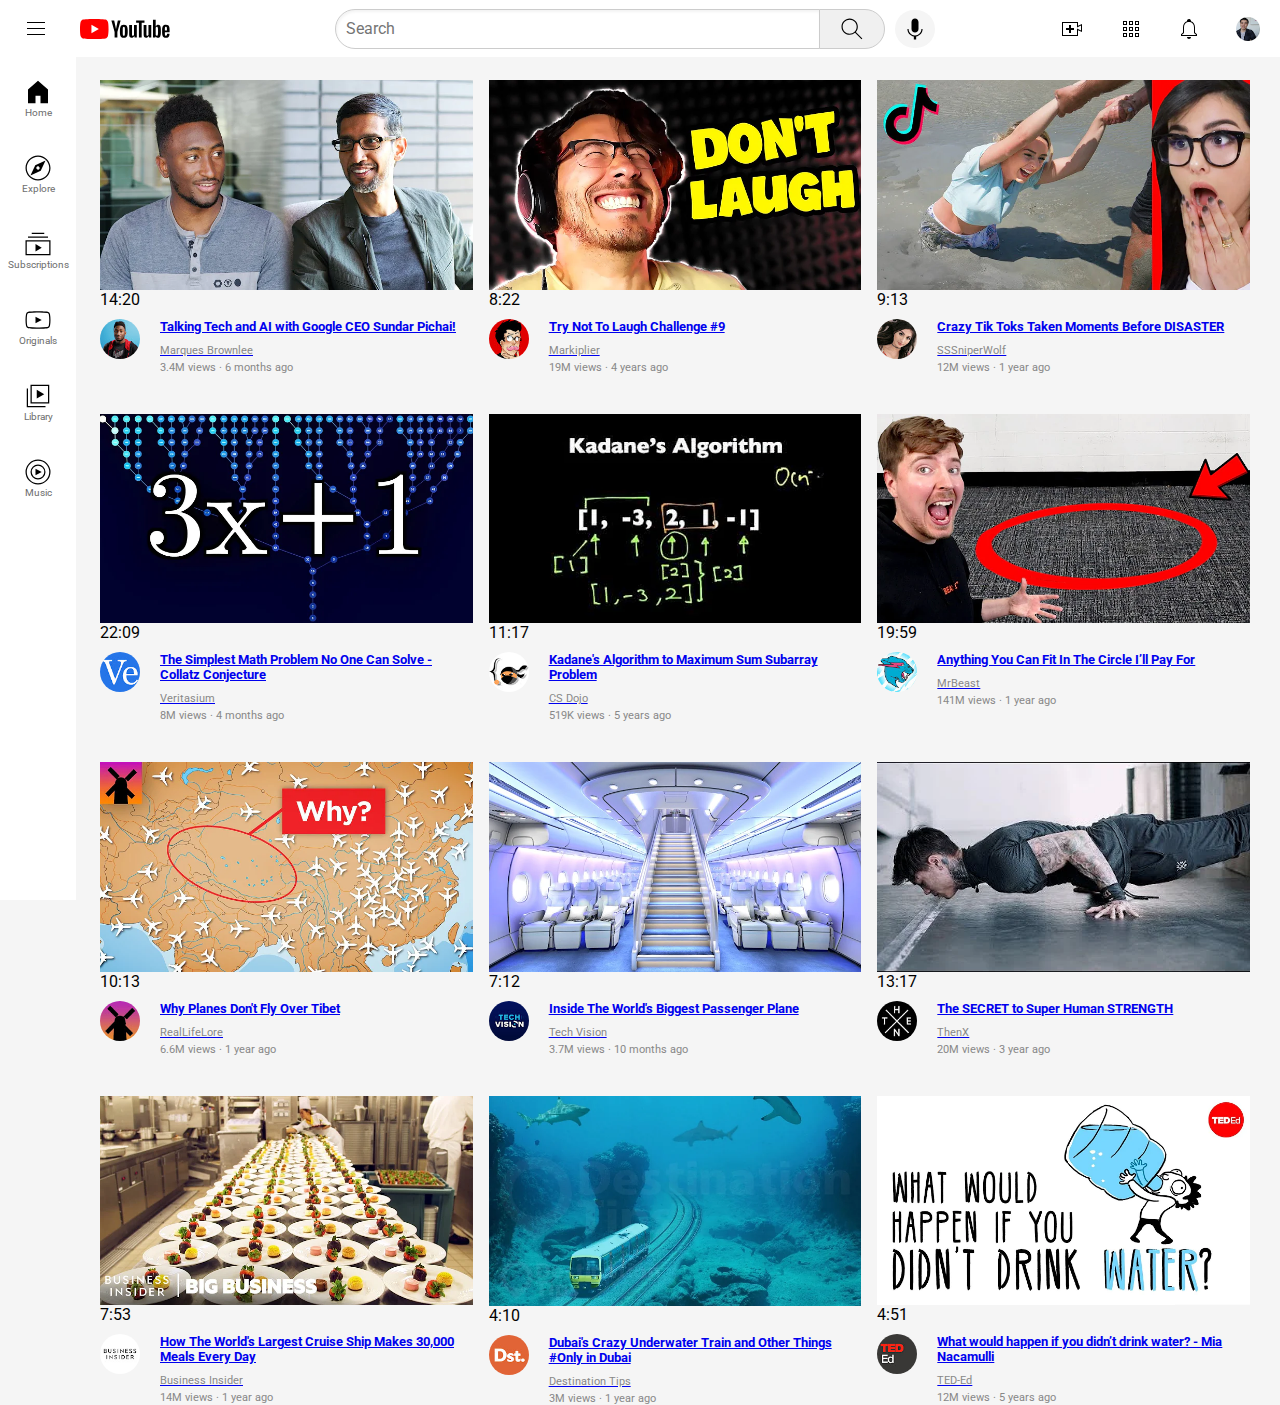
<file: index.html>
<!DOCTYPE html>
<html>

<head>
    <title>Youtube Clone</title>

    <link rel="stylesheet" href="styles/general.css">
    <link rel="stylesheet" href="styles/header.css">
    <link rel="stylesheet" href="styles/sidebar.css">
    <link rel="stylesheet" href="styles/video.css">

    <link rel="preconnect" href="https://fonts.googleapis.com">
    <link rel="preconnect" href="https://fonts.gstatic.com" crossorigin>
    <link href="https://fonts.googleapis.com/css2?family=Roboto:ital,wght@0,100..900;1,100..900&display=swap"
        rel="stylesheet">

</head>

<body>
    <div class="header">
        <div class="left-section">
            <img class="hamburger-menu" src="icons/hamburger-menu.svg" alt="">
            <img class="youtube-logo" src="icons/youtube-logo.svg" alt="">
        </div>

        <div class="middle-section">
            <input class="search-box" type="text" placeholder="Search">
            <img class="search-icon" src="icons/search.svg" alt="">
            <img class="voice-search-icon" src="icons/voice-search-icon.svg" alt="">
        </div>

        <div class="right-section">
            <div class="right-section-item">
                <img class="right-section-icon" src="icons/upload.svg" alt="">
                <p class="icon-description">Create</p>
            </div>
            <div class="right-section-item">
                <img class="right-section-icon" src="icons/youtube-apps.svg" alt="">
                <p class="icon-description">Youtube Apps</p>
            </div>
            <div class="right-section-item">
                <img class="right-section-icon" src="icons/notifications.svg" alt="">
                <p class="icon-description">Notifications</p>
            </div>
            <div class="right-section-item">
                <img class="right-section-icon" src="channel-pictures/my-channel.jpeg" alt="">
                <p class="icon-description">Profile</p>
            </div>
        </div>
    </div>

    <div class="sidebar">
        <div class="sidebar-item">
            <img class="sidebar-icon" src="icons/home.svg" alt="">
            <p>Home</p>
        </div>

        <div class="sidebar-item">
            <img class="sidebar-icon" src="icons/explore.svg" alt="">
            <p>Explore</p>
        </div>

        <div class="sidebar-item">
            <img class="sidebar-icon" src="icons/subscriptions.svg" alt="">
            <p>Subscriptions</p>
        </div>

        <div class="sidebar-item">
            <img class="sidebar-icon" src="icons/originals.svg" alt="">
            <p>Originals</p>
        </div>

        <div class="sidebar-item">
            <img class="sidebar-icon" src="icons/library.svg" alt="">
            <p>Library</p>
        </div>

        <div class="sidebar-item">
            <img class="sidebar-icon" src="icons/youtube-music.svg" alt="">
            <p>Music</p>
        </div>
    </div>

    <div class="video-grid">
        <div class="video-preview">
            <div class="thumbnail-row">
                <a href="https://www.youtube.com/watch?v=n2RNcPRtAiY">
                    <img class="video-cover" src="thumbnails/thumbnail-1.webp" alt="">
                </a>
                <p class="video-duration">14:20</p>
            </div>
            <div class="video-info">
                <a href="https://www.youtube.com/@mkbhd">
                    <img class="channel-profile" src="channel-pictures/channel-1.jpeg" alt="">
                </a>
                <div class="video-text">
                    <a href="https://www.youtube.com/watch?v=n2RNcPRtAiY">
                        <p class="video-title">
                            Talking Tech and AI with Google CEO Sundar Pichai!
                        </p>
                    </a>
                    <a href="https://www.youtube.com/@mkbhd">
                        <p class="channel-name">
                            Marques Brownlee
                        </p>
                    </a>
                    <p class="video-stats">
                        3.4M views · 6 months ago
                    </p>
                </div>
            </div>
        </div>

        <div class="video-preview">
            <div class="thumbnail-row">
                <a href="https://www.youtube.com/watch?v=mP0RAo9SKZk">
                    <img class="video-cover" src="thumbnails/thumbnail-2.webp" alt="">
                </a>
                <p class="video-duration">8:22</p>
            </div>
            <div class="video-info">
                <a href="https://www.youtube.com/@markiplier">
                    <img class="channel-profile" src="channel-pictures/channel-2.jpeg" alt="">
                </a>
                <div class="video-text">
                    <a href="https://www.youtube.com/watch?v=mP0RAo9SKZk">
                        <p class="video-title">
                            Try Not To Laugh Challenge #9
                        </p>
                    </a>
                    <a href="https://www.youtube.com/@markiplier">
                        <p class="channel-name">
                            Markiplier
                        </p>
                    </a>
                    <p class="video-stats">
                        19M views · 4 years ago
                    </p>
                </div>
            </div>
        </div>

        <div class="video-preview">
            <div class="thumbnail-row">
                <a href="https://www.youtube.com/watch?v=FgjPQQeTh1w">
                    <img class="video-cover" src="thumbnails/thumbnail-3.webp" alt="">
                </a>
                <p class="video-duration">9:13</p>
            </div>
            <div class="video-info">
                <a href="https://www.youtube.com/@sssniperwolf">
                    <img class="channel-profile" src="channel-pictures/channel-3.jpeg" alt="">
                </a>
                <div class="video-text">
                    <a href="https://www.youtube.com/watch?v=FgjPQQeTh1w">
                        <p class="video-title">
                            Crazy Tik Toks Taken Moments Before DISASTER
                        </p>
                    </a>
                    <a href="https://www.youtube.com/@sssniperwolf">
                        <p class="channel-name">
                            SSSniperWolf
                        </p>
                    </a>
                    <p class="video-stats">
                        12M views · 1 year ago
                    </p>
                </div>
            </div>
        </div>

        <div class="video-preview">
            <div class="thumbnail-row">
                <a href="https://www.youtube.com/watch?v=094y1Z2wpJg">
                    <img class="video-cover" src="thumbnails/thumbnail-4.webp" alt="">
                </a>
                <p class="video-duration">22:09</p>
            </div>
            <div class="video-info">
                <a href="https://www.youtube.com/@veritasium">
                    <img class="channel-profile" src="channel-pictures/channel-4.jpeg" alt="">
                </a>
                <div class="video-text">
                    <a href="https://www.youtube.com/watch?v=094y1Z2wpJg">
                        <p class="video-title">
                            The Simplest Math Problem No One Can Solve - Collatz Conjecture
                        </p>
                    </a>
                    <a href="https://www.youtube.com/@veritasium">
                        <p class="channel-name">
                            Veritasium
                        </p>
                    </a>
                    <p class="video-stats">
                        8M views · 4 months ago
                    </p>
                </div>
            </div>
        </div>

        <div class="video-preview">
            <div class="thumbnail-row">
                <a href="https://www.youtube.com/watch?v=86CQq3pKSUw">
                    <img class="video-cover" src="thumbnails/thumbnail-5.webp" alt="">
                </a>
                <p class="video-duration">11:17</p>
            </div>
            <div class="video-info">
                <a href="https://www.youtube.com/@csdojo">
                    <img class="channel-profile" src="channel-pictures/channel-5.jpeg" alt="">
                </a>
                <div class="video-text">
                    <a href="https://www.youtube.com/watch?v=86CQq3pKSUw">
                        <p class="video-title">
                            Kadane's Algorithm to Maximum Sum Subarray Problem
                        </p>
                    </a>
                    <a href="https://www.youtube.com/@csdojo">
                        <p class="channel-name">
                            CS Dojo
                        </p>
                    </a>
                    <p class="video-stats">
                        519K views · 5 years ago
                    </p>
                </div>
            </div>
        </div>

        <div class="video-preview">
            <div class="thumbnail-row">
                <a href="https://www.youtube.com/watch?v=yXWw0_UfSFg">
                    <img class="video-cover" src="thumbnails/thumbnail-6.webp" alt="">
                </a>
                <p class="video-duration">19:59</p>
            </div>
            <div class="video-info">
                <a href="https://www.youtube.com/@MrBeast">
                    <img class="channel-profile" src="channel-pictures/channel-6.jpeg" alt="">
                </a>
                <div class="video-text">
                    <a href="https://www.youtube.com/watch?v=yXWw0_UfSFg">
                        <p class="video-title">
                            Anything You Can Fit In The Circle I’ll Pay For
                        </p>
                    </a>
                    <a href="https://www.youtube.com/@MrBeast">
                        <p class="channel-name">
                            MrBeast
                        </p>
                    </a>
                    <p class="video-stats">
                        141M views · 1 year ago
                    </p>
                </div>
            </div>
        </div>

        <div class="video-preview">
            <div class="thumbnail-row">
                <a href="https://www.youtube.com/watch?v=fNVa1qMbF9Y">
                    <img class="video-cover" src="thumbnails/thumbnail-7.webp" alt="">
                </a>
                <p class="video-duration">10:13</p>
            </div>
            <div class="video-info">
                <a href="https://www.youtube.com/@RealLifeLore">
                    <img class="channel-profile" src="channel-pictures/channel-7.jpeg" alt="">
                </a>
                <div class="video-text">
                    <a href="https://www.youtube.com/watch?v=fNVa1qMbF9Y">
                        <p class="video-title">
                            Why Planes Don't Fly Over Tibet
                        </p>
                    </a>
                    <a href="https://www.youtube.com/@RealLifeLore">
                        <p class="channel-name">
                            RealLifeLore
                        </p>
                    </a>
                    <p class="video-stats">
                        6.6M views · 1 year ago
                    </p>
                </div>
            </div>
        </div>

        <div class="video-preview">
            <div class="thumbnail-row">
                <a href="https://www.youtube.com/watch?v=lFm4EM1juls">
                    <img class="video-cover" src="thumbnails/thumbnail-8.webp" alt="">
                </a>
                <p class="video-duration">7:12</p>
            </div>
            <div class="video-info">
                <a href="https://www.youtube.com/@adin">
                    <img class="channel-profile" src="channel-pictures/channel-8.jpeg" alt="">
                </a>
                <div class="video-text">
                    <a href="https://www.youtube.com/watch?v=lFm4EM1juls">
                        <p class="video-title">
                            Inside The World's Biggest Passenger Plane
                        </p>
                    </a>
                    <a href="https://www.youtube.com/@adin">
                        <p class="channel-name">
                            Tech Vision
                        </p>
                    </a>
                    <p class="video-stats">
                        3.7M views · 10 months ago
                    </p>
                </div>
            </div>
        </div>

        <div class="video-preview">
            <div class="thumbnail-row">
                <a href="https://www.youtube.com/watch?v=ixmxOlcrlUc">
                    <img class="video-cover" src="thumbnails/thumbnail-9.webp" alt="">
                </a>
                <p class="video-duration">13:17</p>
            </div>
            <div class="video-info">
                <a href="https://www.youtube.com/@OFFICIALTHENXSTUDIOS">
                    <img class="channel-profile" src="channel-pictures/channel-9.jpeg" alt="">
                </a>
                <div class="video-text">
                    <a href="https://www.youtube.com/watch?v=ixmxOlcrlUc">
                        <p class="video-title">
                            The SECRET to Super Human STRENGTH
                        </p>
                    </a>
                    <a href="https://www.youtube.com/@OFFICIALTHENXSTUDIOS">
                        <p class="channel-name">
                            ThenX
                        </p>
                    </a>
                    <p class="video-stats">
                        20M views · 3 year ago
                    </p>
                </div>
            </div>
        </div>

        <div class="video-preview">
            <div class="thumbnail-row">
                <a href="https://www.youtube.com/watch?v=R2vXbFp5C9o">
                    <img class="video-cover" src="thumbnails/thumbnail-10.webp" alt="">
                </a>
                <p class="video-duration">7:53</p>
            </div>
            <div class="video-info">
                <a href="https://www.youtube.com/channel/UCcyq283he07B7_KUX07mmtA">
                    <img class="channel-profile" src="channel-pictures/channel-10.jpeg" alt="">
                </a>
                <div class="video-text">
                    <a href="https://www.youtube.com/watch?v=R2vXbFp5C9o">
                        <p class="video-title">
                            How The World's Largest Cruise Ship Makes 30,000 Meals Every Day
                        </p>
                    </a>
                    <a href="https://www.youtube.com/channel/UCcyq283he07B7_KUX07mmtA">
                        <p class="channel-name">
                            Business Insider
                        </p>
                    </a>
                    <p class="video-stats">
                        14M views · 1 year ago
                    </p>
                </div>
            </div>
        </div>

        <div class="video-preview">
            <div class="thumbnail-row">
                <a href="https://www.youtube.com/watch?v=0nZuYyXET3s">
                    <img class="video-cover" src="thumbnails/thumbnail-11.webp" alt="">
                </a>
                <p class="video-duration">4:10</p>
            </div>
            <div class="video-info">
                <a href="https://www.youtube.com/@Destinationtips">
                    <img class="channel-profile" src="channel-pictures/channel-11.jpeg" alt="">
                </a>
                <div class="video-text">
                    <a href="https://www.youtube.com/watch?v=0nZuYyXET3s">
                        <p class="video-title">
                            Dubai's Crazy Underwater Train and Other Things #Only in Dubai
                        </p>
                    </a>
                    <a href="https://www.youtube.com/@Destinationtips">
                        <p class="channel-name">
                            Destination Tips
                        </p>
                    </a>
                    <p class="video-stats">
                        3M views · 1 year ago
                    </p>
                </div>
            </div>
        </div>

        <div class="video-preview">
            <div class="thumbnail-row">
                <a href="https://www.youtube.com/watch?v=9iMGFqMmUFs">
                    <img class="video-cover" src="thumbnails/thumbnail-12.webp" alt="">
                </a>
                <p class="video-duration">4:51</p>
            </div>
            <div class="video-info">
                <a href="https://www.youtube.com/@TEDEd">
                    <img class="channel-profile" src="channel-pictures/channel-12.jpeg" alt="">
                </a>
                <div class="video-text">
                    <a href="https://www.youtube.com/watch?v=9iMGFqMmUFs">
                        <p class="video-title">
                            What would happen if you didn’t drink water? - Mia Nacamulli
                        </p>
                    </a>
                    <a href="https://www.youtube.com/@TEDEd">
                        <p class="channel-name">
                            TED-Ed
                        </p>
                    </a>
                    <p class="video-stats">
                        12M views · 5 years ago
                    </p>
                </div>
            </div>
        </div>

    </div>
</body>

</html>
</file>
<file: styles/general.css>
body {
    background-color: rgb(245, 245, 245);
    height: 1000px;
    margin: 0;
    margin-top: 80px;
    margin-left: 100px;
    margin-right: 30px;
}

p {
    font-family: Roboto, arial;
    margin: 0;
}
</file>
<file: styles/header.css>
.header {
    background-color: rgb(255, 255, 255);
    display: flex;
    position: fixed;
    top: 0;
    left: 0;
    right: 0;
    height: 57px;
    justify-content: space-between;
}

.left-section {
    width: 170px;
    display: flex;
    align-items: center;
    justify-content: space-between;
}

.hamburger-menu {
    height: 24px;
    margin-left: 24px;
}

.youtube-logo {
    height: 20px;
    margin-left: 20px;
}

.middle-section {
    flex: 1;
    margin-left: 60px;
    margin-right: 20px;
    max-width: 600px;
    display: flex;
    align-items: center;
}

.search-box {
    font-family: Roboto, Arial;
    font-size: 16px;
    border-top-left-radius: 20px;
    border-bottom-left-radius: 20px;
    border-top-right-radius: 0;
    border-bottom-right-radius: 0;
    border-color: rgb(204, 204, 204);
    border-style: solid;
    border-width: 1px;
    flex: 1;
    height: 36px;
    padding-left: 10px;
    box-shadow: inset 1px 2px 3px rgba(0, 0, 0, 0.05);
    width: 0;
    /* Helps flexbox calculate space correctly */
}

.search-icon {
    height: 28px;
    width: 64px;
    padding-top: 5px;
    padding-bottom: 5px;
    background-color: rgb(240, 240, 240);
    border-width: 1px;
    border-style: solid;
    border-color: rgb(204, 204, 204);
    margin-left: -1px;
    border-top-right-radius: 20px;
    border-bottom-right-radius: 20px;
}

.voice-search-icon {
    height: 28px;
    width: 40px;
    padding-top: 5px;
    padding-bottom: 5px;
    border-radius: 20px;
    border: none;
    background-color: rgb(245, 245, 245);
    margin-left: 10px;
}

.voice-search-icon:hover {
    cursor: pointer;
    background-color: rgb(235, 235, 235);
}

.search-icon:hover {
    cursor: pointer;
    background-color: rgb(235, 235, 235);
}

.right-section {
    width: 200px;
    display: flex;
    align-items: center;
    justify-content: space-between;
    margin-right: 20px;
}

.upload-icon {
    height: 30px;
}

.youtube-apps-icon {
    height: 30px;
}

.notifications-icon {
    height: 30px;
}

.avatar-icon {
    height: 30px;
    border-radius: 50%;
}

.avatar-icon:hover {
    cursor: pointer;
}

.right-section-item {
    display: flex;
    flex-direction: column;
    align-items: center;
    justify-content: center;
    position: relative;
    cursor: pointer;
}

.right-section-icon {
    height: 24px;
}

.icon-description {
    position: absolute;
    bottom: -30px;
    /* Moves it below the icon */
    background-color: rgba(90, 90, 90, 0.9);
    color: white;
    padding: 4px 8px;
    border-radius: 2px;
    font-size: 12px;
    font-family: Roboto, Arial;

    /* Centering Trick */
    left: 50%;
    transform: translateX(-50%);
    white-space: nowrap;
    /* Prevents text from wrapping */

    /* Hiding it by default */
    opacity: 0;
    /* Mouse ignores it when hidden */
    transition: opacity 0.s;
}

.right-section-item:hover .icon-description {
    opacity: 1;
}
</file>
<file: styles/sidebar.css>
.sidebar {
    background-color: white;
    display: flex;
    flex-direction: column;
    position: fixed;
    width: 76px;
    top: 57px;
    bottom: 0;
    left: 0;
    row-gap: 15px;
    padding-top: 10px;
}

.sidebar-item {
    color: rgb(110, 110, 110);
    font-size: 10px;
    display: flex;
    flex-direction: column;
    align-items: center;
    padding: 10px;
    cursor: pointer;
    transition: background-color 0.15s;
    
}

.sidebar-item:hover {
    background-color: rgb(245, 245, 245);
}

.sidebar-icon {
    height: 30px;
}
</file>
<file: styles/video.css>
.video-grid {
    display: grid;
    grid-template-columns: repeat(auto-fill, minmax(300px, 1fr));
    column-gap: 16px;
    row-gap: 40px;
}

.video-cover {
    width: 100%;
    aspect-ratio: 16 / 9;
    object-fit: cover;
    display: block;
}

.video-info {
    display: grid;
    grid-template-columns: 50px 1fr;
    margin-top: 10px;
}

.channel-profile {
    width: 80%;
    border-radius: 25px;
}

.video-text {
    margin-left: 10px;
}

.video-title {
    font-weight: 700;
    font-size: 13px;
}

.channel-name {
    margin-top: 10px;
    font-size: 11px;
    color: rgb(136, 136, 136);
}

.video-stats {
    margin-top: 4px;
    font-size: 11px;
    color: rgb(136, 136, 136);
}
</file>
